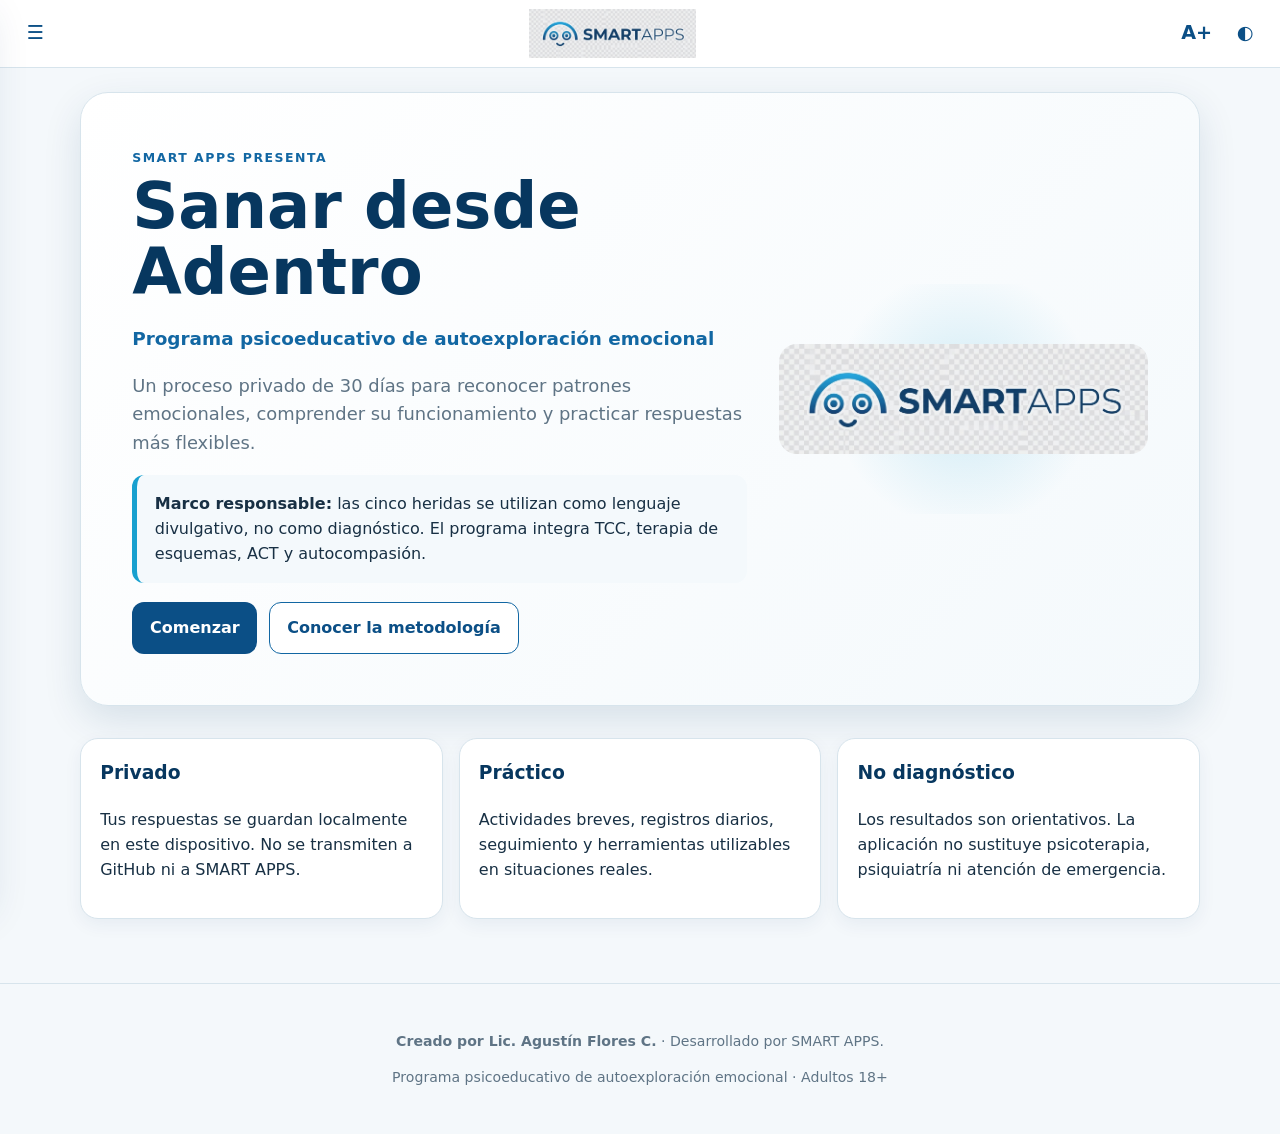
<file: index.html>
<!doctype html>
<html lang="es-MX">
<head>
  <meta charset="utf-8">
  <meta name="viewport" content="width=device-width, initial-scale=1, viewport-fit=cover">
  <meta name="theme-color" content="#0b4f86">
  <meta name="description" content="Programa psicoeducativo de autoexploración emocional">
  <title>Sanar desde Adentro · SMART APPS</title>
  <link rel="manifest" href="./manifest.webmanifest">
  <link rel="icon" href="./assets/icons/icon.svg" type="image/svg+xml">
  <link rel="stylesheet" href="./css/styles.css">
</head>
<body>
  <a class="skip-link" href="#app">Saltar al contenido</a>
  <header class="topbar">
    <button id="menuBtn" class="icon-btn" aria-label="Abrir menú">☰</button>
    <img class="brand-logo" src="./assets/images/smart-apps-logo.png" alt="SMART APPS">
    <div class="top-actions">
      <button id="fontBtn" class="icon-btn" aria-label="Cambiar tamaño de letra">A+</button>
      <button id="themeBtn" class="icon-btn" aria-label="Cambiar tema">◐</button>
    </div>
  </header>

  <aside id="sidebar" class="sidebar" aria-label="Navegación principal">
    <div class="side-head"><strong>Sanar desde Adentro</strong><button id="closeMenuBtn" class="icon-btn" aria-label="Cerrar menú">×</button></div>
    <nav id="nav">
      <button data-route="home">Inicio</button>
      <button data-route="assessment">Autoevaluación</button>
      <button data-route="results">Mis resultados</button>
      <button data-route="dashboard">Mi proceso</button>
      <button data-route="tools">Herramientas</button>
      <button data-route="library">Biblioteca</button>
      <button data-route="settings">Configuración</button>
      <button data-route="help">Ayuda emocional</button>
    </nav>
  </aside>
  <div id="overlay" class="overlay"></div>

  <main id="app" tabindex="-1" aria-live="polite"></main>

  <footer class="footer">
    <p><strong>Creado por Lic. Agustín Flores C.</strong> · Desarrollado por SMART APPS.</p>
    <p>Programa psicoeducativo de autoexploración emocional · Adultos 18+</p>
  </footer>

  <div id="toast" class="toast" role="status" aria-live="polite"></div>
  <script type="module" src="./js/app.js"></script>
</body>
</html>
</file>
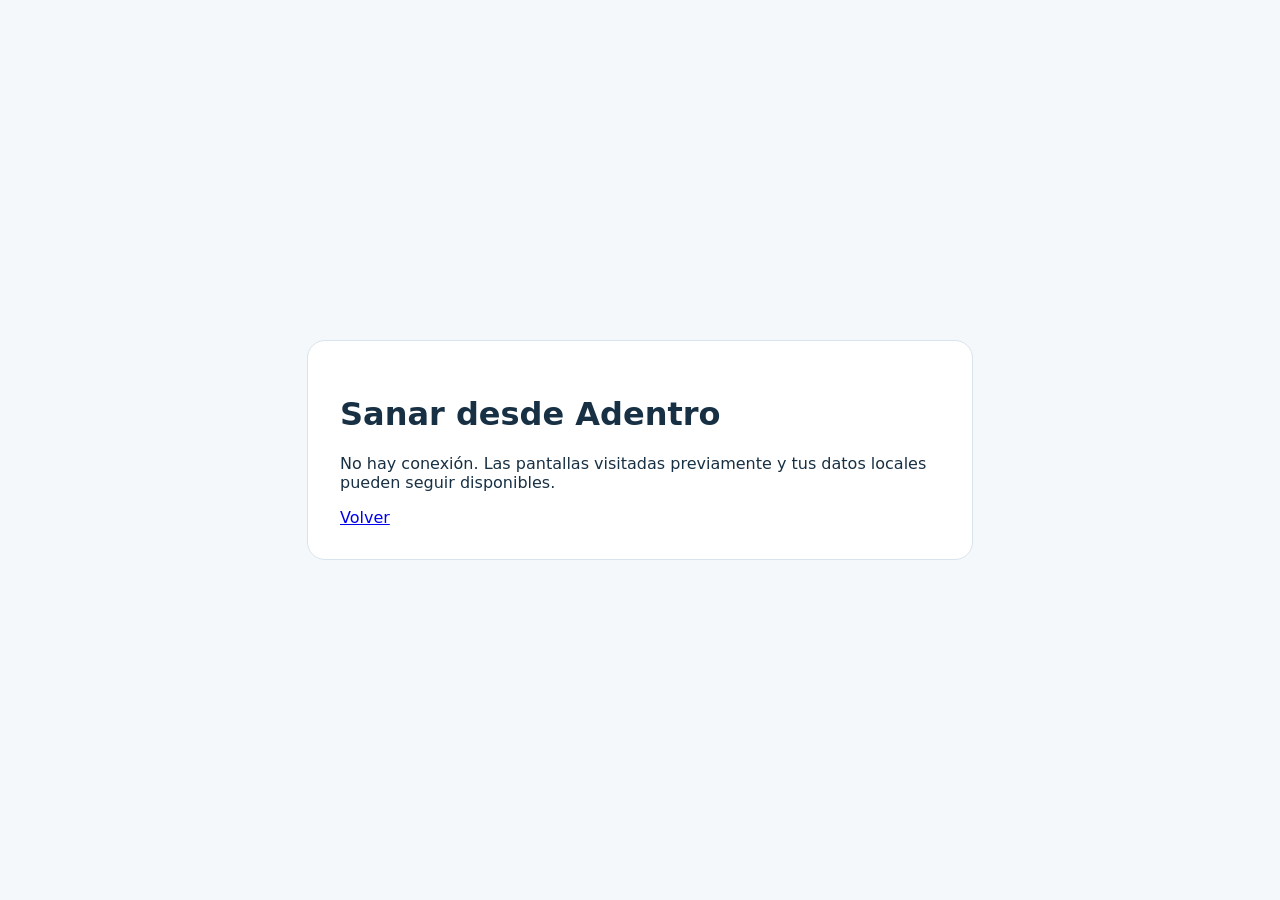
<file: offline.html>
<!doctype html><html lang="es-MX"><meta charset="utf-8"><meta name="viewport" content="width=device-width"><title>Sin conexión</title><style>body{font-family:system-ui;background:#f4f8fb;color:#183044;display:grid;place-items:center;min-height:100vh;margin:0}.box{max-width:600px;background:#fff;padding:2rem;border-radius:18px;border:1px solid #d7e4ec}</style><div class="box"><h1>Sanar desde Adentro</h1><p>No hay conexión. Las pantallas visitadas previamente y tus datos locales pueden seguir disponibles.</p><a href="./">Volver</a></div></html>
</file>
<file: css/styles.css>
:root{
  --blue-950:#052d4e;--blue-900:#07375f;--blue-800:#0b4f86;--blue-700:#1267a3;--blue-500:#18a0cf;
  --blue-100:#e8f4fa;--blue-50:#f4f9fc;--ink:#183044;--muted:#5f7485;--surface:#fff;--bg:#f4f8fb;
  --line:#d7e4ec;--ok:#25845a;--warn:#9b6400;--danger:#b42318;--shadow:0 14px 38px rgba(7,55,95,.12);
  --radius:18px;--font-scale:1
}
[data-theme="dark"]{--ink:#eaf4fb;--muted:#b8cad6;--surface:#122838;--bg:#091923;--line:#294354;--blue-100:#153d55;--blue-50:#102b3b;--shadow:0 14px 38px rgba(0,0,0,.3)}
*{box-sizing:border-box}html{font-size:calc(16px * var(--font-scale));scroll-behavior:smooth}body{margin:0;background:var(--bg);color:var(--ink);font-family:Inter,ui-sans-serif,system-ui,-apple-system,"Segoe UI",sans-serif;line-height:1.58}
button,input,textarea,select{font:inherit}button{cursor:pointer}.skip-link{position:absolute;left:-9999px}.skip-link:focus{left:1rem;top:1rem;background:#fff;padding:.7rem;z-index:1000}
.topbar{position:sticky;top:0;z-index:50;height:68px;background:rgba(255,255,255,.96);display:flex;align-items:center;justify-content:space-between;padding:.5rem 1rem;border-bottom:1px solid var(--line);backdrop-filter:blur(10px)}[data-theme="dark"] .topbar{background:rgba(9,25,35,.95)}
.brand-logo{height:50px;max-width:260px;object-fit:contain}.icon-btn{border:0;background:transparent;color:var(--blue-800);font-weight:800;font-size:1.2rem;border-radius:10px;padding:.45rem .65rem}.icon-btn:hover{background:var(--blue-100)}.top-actions{display:flex;gap:.25rem}
.sidebar{position:fixed;inset:0 auto 0 0;width:min(340px,88vw);background:var(--surface);z-index:100;transform:translateX(-103%);transition:.25s ease;box-shadow:var(--shadow);padding:1rem}.sidebar.open{transform:none}.side-head{display:flex;align-items:center;justify-content:space-between;border-bottom:1px solid var(--line);padding-bottom:1rem}.sidebar nav{display:grid;gap:.35rem;margin-top:1rem}.sidebar nav button{border:0;background:transparent;text-align:left;padding:.82rem 1rem;border-radius:12px;color:var(--ink)}.sidebar nav button:hover,.sidebar nav button.active{background:var(--blue-100);color:var(--blue-800);font-weight:750}.overlay{position:fixed;inset:0;background:rgba(4,19,29,.46);z-index:90;display:none}.overlay.show{display:block}
main{width:min(1120px,calc(100% - 2rem));margin:1.5rem auto 4rem;min-height:70vh}.hero{display:grid;grid-template-columns:1.25fr .75fr;gap:2rem;align-items:center;background:linear-gradient(135deg,var(--surface),var(--blue-50));border:1px solid var(--line);border-radius:28px;padding:clamp(1.4rem,4vw,3.5rem);box-shadow:var(--shadow);overflow:hidden}.hero h1{font-size:clamp(2.1rem,6vw,4rem);line-height:1.03;margin:.3rem 0;color:var(--blue-900)}.hero .subtitle{font-size:1.15rem;color:var(--blue-700);font-weight:750}.hero-logo{display:flex;align-items:center;justify-content:center;min-height:230px;background:radial-gradient(circle at 50% 50%,rgba(24,160,207,.18),transparent 60%)}.hero-logo img{max-width:100%;border-radius:18px}.eyebrow{text-transform:uppercase;letter-spacing:.12em;color:var(--blue-700);font-size:.78rem;font-weight:800}.kicker{font-size:1.12rem;color:var(--muted)}
.actions{display:flex;flex-wrap:wrap;gap:.75rem;margin-top:1.2rem}.btn{border:1px solid transparent;border-radius:12px;padding:.78rem 1.05rem;font-weight:760;display:inline-flex;align-items:center;gap:.45rem;justify-content:center}.btn.primary{background:var(--blue-800);color:#fff}.btn.primary:hover{background:var(--blue-900)}.btn.secondary{background:var(--surface);border-color:var(--blue-700);color:var(--blue-800)}.btn.ghost{background:transparent;border-color:var(--line);color:var(--ink)}.btn.danger{background:var(--danger);color:#fff}
.grid{display:grid;gap:1rem}.cols-2{grid-template-columns:repeat(2,minmax(0,1fr))}.cols-3{grid-template-columns:repeat(3,minmax(0,1fr))}.card{background:var(--surface);border:1px solid var(--line);border-radius:var(--radius);padding:1.2rem;box-shadow:0 6px 18px rgba(7,55,95,.06)}.card h2,.card h3{margin-top:0;color:var(--blue-900)}.section-title{margin:2rem 0 1rem}.section-title h1,.section-title h2{margin:.2rem 0;color:var(--blue-900)}
.notice{border-left:5px solid var(--blue-500);background:var(--blue-50);padding:1rem 1.1rem;border-radius:12px}.notice.warning{border-left-color:var(--warn)}.notice.danger{border-left-color:var(--danger);background:#fff0ef;color:#63211b}[data-theme="dark"] .notice.danger{background:#4a1e1b;color:#ffd8d3}.label{display:block;font-weight:720;margin:.9rem 0 .35rem}
input[type=text],input[type=email],input[type=date],input[type=time],input[type=number],select,textarea{width:100%;border:1px solid var(--line);background:var(--surface);color:var(--ink);border-radius:12px;padding:.8rem}textarea{min-height:115px;resize:vertical}.question{margin-bottom:1.25rem;padding-bottom:1rem;border-bottom:1px solid var(--line)}.scale{display:grid;grid-template-columns:repeat(5,1fr);gap:.45rem;margin-top:.55rem}.scale label{display:flex;flex-direction:column;align-items:center;border:1px solid var(--line);padding:.55rem .2rem;border-radius:10px;text-align:center}.scale input{margin-bottom:.25rem}.scale small{font-size:.72rem;color:var(--muted)}
.progress{height:12px;border-radius:999px;background:var(--blue-100);overflow:hidden}.progress>span{display:block;height:100%;background:linear-gradient(90deg,var(--blue-700),var(--blue-500));width:0}.score-row{display:grid;grid-template-columns:130px 1fr 46px;gap:.7rem;align-items:center;margin:.7rem 0}.tag{display:inline-block;border-radius:999px;background:var(--blue-100);color:var(--blue-800);padding:.28rem .65rem;font-size:.84rem;font-weight:750;margin:.15rem}.day-list{display:grid;grid-template-columns:repeat(6,minmax(0,1fr));gap:.55rem}.day{border:1px solid var(--line);background:var(--surface);color:var(--ink);border-radius:12px;padding:.7rem;text-align:center}.day.done{background:#e9f7f0;border-color:#76c39c;color:#175d3d}.day.current{outline:3px solid rgba(24,160,207,.28)}.module-badge{display:inline-flex;align-items:center;gap:.3rem;background:var(--blue-100);color:var(--blue-800);padding:.3rem .65rem;border-radius:999px;font-weight:700;font-size:.84rem}.metric{display:flex;justify-content:space-between;gap:1rem;padding:.65rem 0;border-bottom:1px solid var(--line)}.tool-card button{width:100%}
.footer{text-align:center;color:var(--muted);font-size:.88rem;padding:2rem 1rem;border-top:1px solid var(--line)}.toast{position:fixed;right:1rem;bottom:1rem;background:var(--blue-900);color:#fff;padding:.85rem 1rem;border-radius:12px;opacity:0;transform:translateY(15px);transition:.2s;z-index:150}.toast.show{opacity:1;transform:none}.hidden{display:none!important}hr{border:0;border-top:1px solid var(--line);margin:1.2rem 0}
@media(max-width:780px){.hero{grid-template-columns:1fr}.hero-logo{min-height:130px}.cols-2,.cols-3{grid-template-columns:1fr}.day-list{grid-template-columns:repeat(5,1fr)}.score-row{grid-template-columns:90px 1fr 42px}.brand-logo{max-width:190px;height:44px}.scale small{display:none}}
@media print{.topbar,.sidebar,.overlay,.footer,.no-print,.actions{display:none!important}body{background:#fff;color:#000}main{width:100%;margin:0}.card,.hero{box-shadow:none;border:1px solid #bbb}}
</file>
